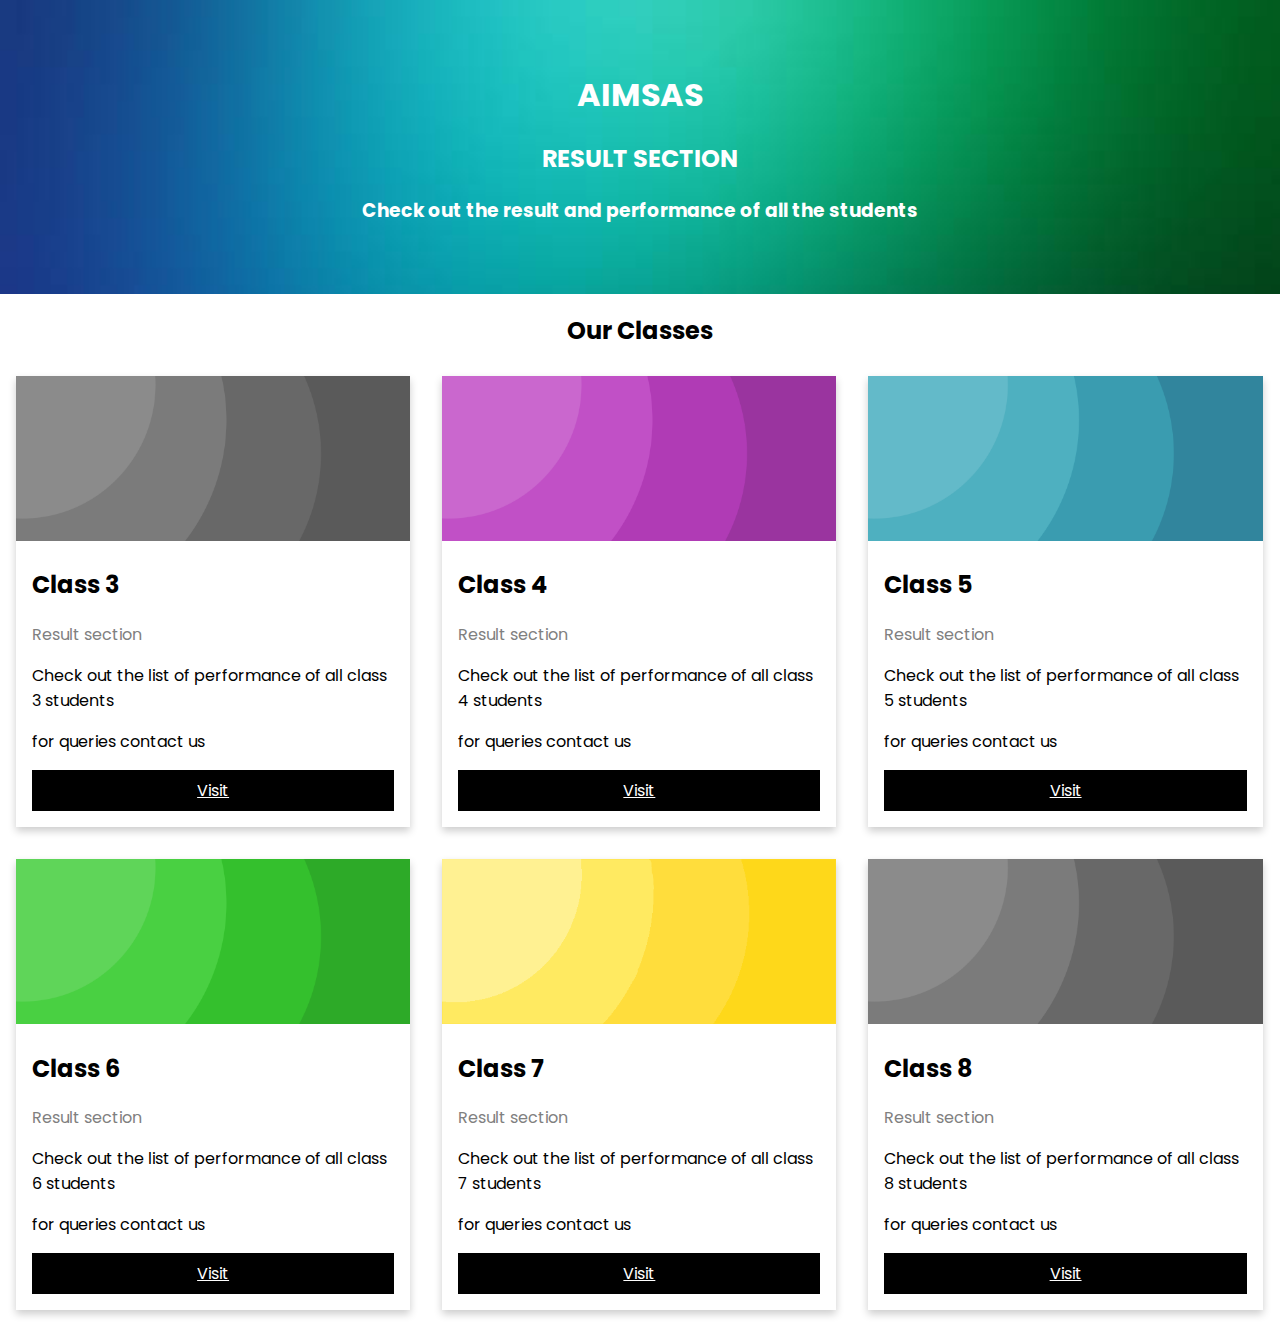
<file: results.html>
<!DOCTYPE html>
<html>
<head>
<meta name="viewport" content="width=device-width, initial-scale=1">
<style>
@import url('https://fonts.googleapis.com/css2?family=Outfit:wght@500&family=Poppins:wght@300&display=swap');
body {
 font-family: 'Poppins', sans-serif;
  margin: 0;
}

html {
  box-sizing: border-box;
}

*, *:before, *:after {
  box-sizing: inherit;
}

.column {
  float: left;
  width: 33.3%;
  margin-bottom: 16px;
  padding: 0 8px;
}

.card {
  box-shadow: 0 4px 8px 0 rgba(0, 0, 0, 0.2);
  margin: 8px;
}

.about-section {
  padding: 50px;
  text-align: center;
  background-color: #474e5d; 
   background-image: url("images/istockphoto-1170825611-612x612.jpg") ;
  background-size: cover;
  background-position:inherit;
  color: white;
}
/* .about-section::after {
  content: "";
  background: url("images/basketball-3932163_1920.jpg");
  /* opacity: 0.8;
  top: 0;
  left: 0;
  bottom: 0;
  right: 0;
  position:static; */
  /* z-index: -1;   
/* } */ 

.container {
  padding: 0 16px;
}

.container::after, .row::after {
  content: "";
  clear: both;
  display: table;
}

.title {
  color: grey;
}

.button {
  border: none;
  outline: 0;
  display: inline-block;
  padding: 8px;
  color: white;
  background-color: #000;
  text-align: center;
  cursor: pointer;
  width: 100%;
}

.button:hover {
  background-color: #555;
}

@media screen and (max-width: 650px) {
  .column {
    width: 100%;
    display: block;
  }
}
</style>
</head>
<body>

<div class="about-section">
  <h1><span style="color: white;">AIMSAS</span></h1>
  <h2>RESULT SECTION</h2>
  <h3><span style="color: white;">Check out the result and performance of all the students</span> </h3>
  <!-- <img src="images/basketball-3932163_1920.jpg" alt="Jane" style="width: 100%; height: 10%;">
  <div class="container">
    <h1>AIMSAS</h1>
    <p>RESULT SECTION</p>
    <p>Check out the result and performance of all the students</p>
  </div> -->
</div>

<h2 style="text-align:center">Our Classes</h2>
<div class="row">
  <div class="column">
    <div class="card">
      <img src="images/card1.png" alt="Jane" style="width:100%">
      <div class="container">
        <h2>Class 3</h2>
        <p class="title">Result section</p>
        <p>Check out the list of performance of  all class 3 students</p>
        <p>for queries contact us</p>
        <p><a href="Class 3 result.pdf" class="button">Visit</a></p>
      </div>
    </div>
  </div>

  <div class="column">
    <div class="card">
      <img src="images/card2.png" alt="Mike" style="width:100%">
      <div class="container">
         <h2>Class 4</h2>
        <p class="title">Result section</p>
        <p>Check out the list of performance of  all class 4 students</p>
        <p>for queries contact us</p>
        <p><a href="Class 4 result.pdf" class="button">Visit</a></p>
      </div>
    </div>
  </div>
  
  <div class="column">
    <div class="card">
      <img src="images/card3.png" alt="John" style="width:100%">
      <div class="container">
        <h2>Class 5</h2>
        <p class="title">Result section</p>
        <p>Check out the list of performance of  all class 5 students</p>
        <p>for queries contact us</p>
        <p><a href="Class 5 result.pdf" class="button">Visit</a></p>
      </div>
    </div>
  </div>
  
   <div class="column">
    <div class="card">
      <img src="images/card4.png" alt="John" style="width:100%">
      <div class="container">
        <h2>Class 6</h2>
        <p class="title">Result section</p>
        <p>Check out the list of performance of  all class 6 students</p>
        <p>for queries contact us</p>
        <p><a href="Class 6 result.pdf" class="button">Visit</a></p>
      </div>
    </div>
  </div>

  <div class="column">
    <div class="card">
      <img src="images/card5.png" alt="John" style="width:100%">
      <div class="container">
        <h2>Class 7</h2>
        <p class="title">Result section</p>
        <p>Check out the list of performance of  all class 7 students</p>
        <p>for queries contact us</p>
        <p><a href="Class 7 result.pdf" class="button">Visit</a></p>
      </div>
    </div>
  </div>
  
   <div class="column">
    <div class="card">
      <img src="images/card1.png" alt="John" style="width:100%">
      <div class="container">
        <h2>Class 8</h2>
        <p class="title">Result section</p>
        <p>Check out the list of performance of  all class 8 students</p>
        <p>for queries contact us</p>
        <p><a href="Class 8 result.pdf" class="button">Visit</a></p>
      </div>
    </div>
  </div>
</div>

</body>
</html>
</file>
